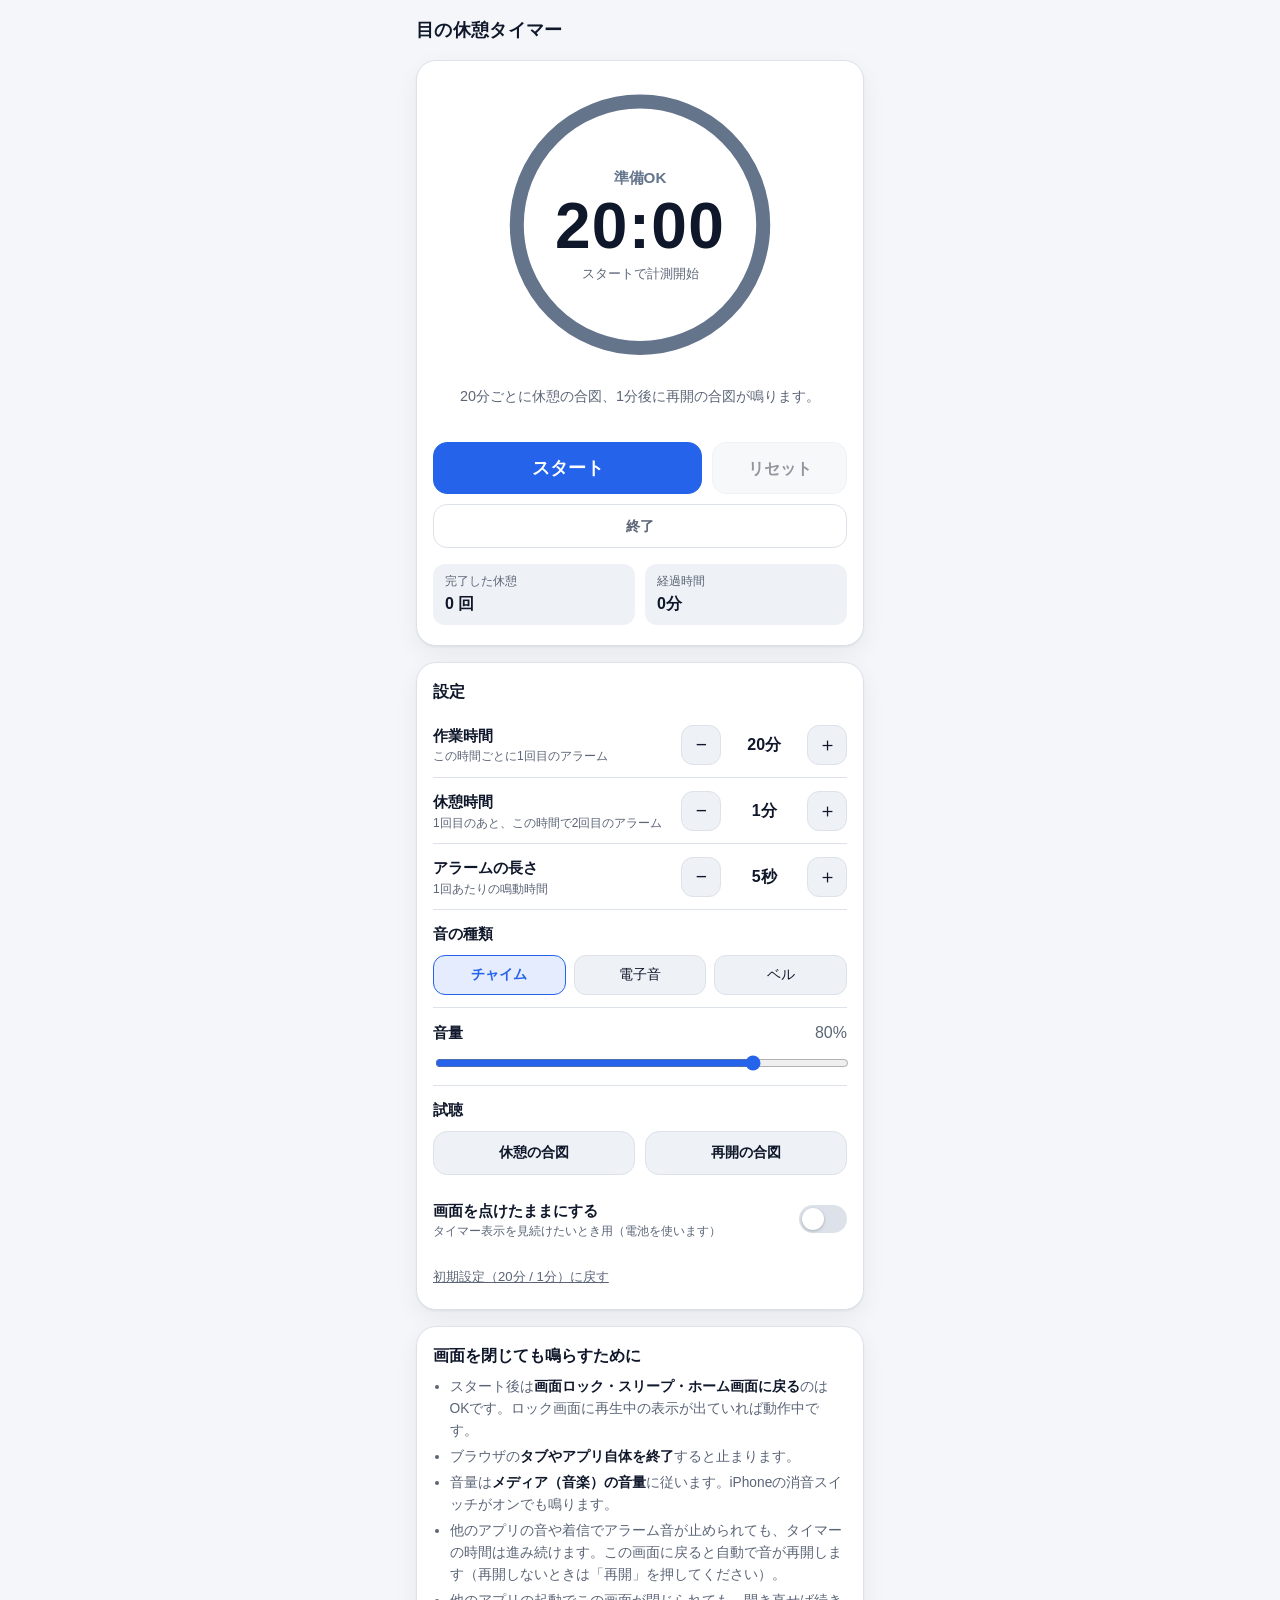
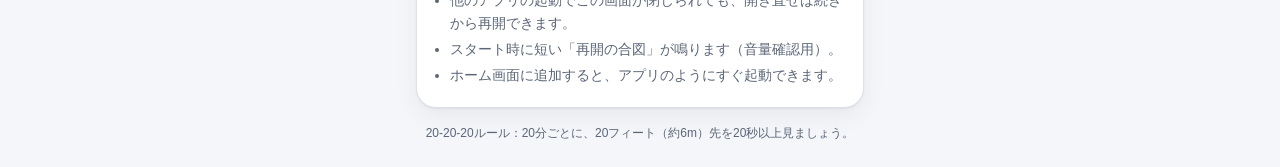
<file: index.html>
<!DOCTYPE html>
<html lang="ja">
<head>
  <meta charset="UTF-8">
  <meta name="viewport" content="width=device-width, initial-scale=1, viewport-fit=cover">
  <title>目の休憩タイマー</title>
  <meta name="description" content="ドライアイ防止のためのパソコン使用タイマー。作業時間ごとにアラーム、休憩終了時にもう一度アラーム。画面を消しても鳴ります。">
  <meta name="theme-color" content="#0f172a">
  <meta name="apple-mobile-web-app-capable" content="yes">
  <meta name="mobile-web-app-capable" content="yes">
  <meta name="apple-mobile-web-app-status-bar-style" content="black-translucent">
  <meta name="apple-mobile-web-app-title" content="目の休憩">
  <link rel="icon" href="icons/icon.svg" type="image/svg+xml">
  <link rel="apple-touch-icon" href="icons/apple-touch-icon.png">
  <link rel="manifest" href="manifest.webmanifest">
  <link rel="stylesheet" href="style.css">
</head>
<body>
  <main class="app">
    <header class="top">
      <h1>目の休憩タイマー</h1>
      <span id="bg-badge" class="badge" hidden>画面オフでも鳴動中</span>
    </header>

    <section class="timer-card" id="timer-card" data-phase="idle">
      <div class="ring-wrap">
        <svg class="ring" viewBox="0 0 200 200" aria-hidden="true">
          <circle class="ring-track" cx="100" cy="100" r="88"></circle>
          <circle class="ring-bar" id="ring-bar" cx="100" cy="100" r="88"></circle>
        </svg>
        <div class="ring-center">
          <div class="phase" id="phase-label">準備OK</div>
          <div class="time" id="time-label">20:00</div>
          <div class="next" id="next-label">スタートで計測開始</div>
        </div>
      </div>

      <p class="message" id="message">20分ごとに休憩アラーム、休憩終了時にもう一度鳴ります。</p>

      <div class="controls">
        <button type="button" class="btn primary" id="btn-start">スタート</button>
        <button type="button" class="btn" id="btn-reset" disabled>リセット</button>
      </div>
      <button type="button" class="btn quit" id="btn-quit">終了</button>

      <dl class="stats">
        <div><dt>完了した休憩</dt><dd id="stat-cycles">0 回</dd></div>
        <div><dt>経過時間</dt><dd id="stat-elapsed">0分</dd></div>
      </dl>
    </section>

    <section class="panel">
      <h2>設定</h2>
      <p class="hint" id="lock-hint" hidden>設定を変更するには、いったんリセットしてください。</p>

      <div class="field">
        <div class="field-label">
          <span>作業時間</span>
          <small>この時間ごとに1回目のアラーム</small>
        </div>
        <div class="stepper" data-key="workMin">
          <button type="button" class="step" data-dir="-1" aria-label="作業時間を減らす">−</button>
          <output id="out-workMin">20分</output>
          <button type="button" class="step" data-dir="1" aria-label="作業時間を増やす">＋</button>
        </div>
      </div>

      <div class="field">
        <div class="field-label">
          <span>休憩時間</span>
          <small>1回目のあと、この時間で2回目のアラーム</small>
        </div>
        <div class="stepper" data-key="breakSec">
          <button type="button" class="step" data-dir="-1" aria-label="休憩時間を減らす">−</button>
          <output id="out-breakSec">1分</output>
          <button type="button" class="step" data-dir="1" aria-label="休憩時間を増やす">＋</button>
        </div>
      </div>

      <div class="field">
        <div class="field-label">
          <span>アラームの長さ</span>
          <small>1回あたりの鳴動時間</small>
        </div>
        <div class="stepper" data-key="alarmSec">
          <button type="button" class="step" data-dir="-1" aria-label="アラームを短くする">−</button>
          <output id="out-alarmSec">5秒</output>
          <button type="button" class="step" data-dir="1" aria-label="アラームを長くする">＋</button>
        </div>
      </div>

      <div class="field column">
        <div class="field-label"><span>音の種類</span></div>
        <div class="chips" id="sound-chips" role="radiogroup" aria-label="音の種類">
          <button type="button" class="chip" role="radio" data-sound="chime">チャイム</button>
          <button type="button" class="chip" role="radio" data-sound="beep">電子音</button>
          <button type="button" class="chip" role="radio" data-sound="bell">ベル</button>
        </div>
      </div>

      <div class="field column">
        <div class="field-label">
          <span>音量</span>
          <output id="out-volume">80%</output>
        </div>
        <input type="range" id="in-volume" min="10" max="100" step="5" value="80" aria-label="音量">
      </div>

      <div class="field column">
        <div class="field-label"><span>試聴</span></div>
        <div class="controls small">
          <button type="button" class="btn" id="btn-test-rest">休憩の合図</button>
          <button type="button" class="btn" id="btn-test-work">再開の合図</button>
        </div>
      </div>

      <label class="field toggle">
        <div class="field-label">
          <span>画面を点けたままにする</span>
          <small>タイマー表示を見続けたいとき用（電池を使います）</small>
        </div>
        <input type="checkbox" id="in-wakelock">
        <span class="switch" aria-hidden="true"></span>
      </label>

      <button type="button" class="link-btn" id="btn-defaults">初期設定（20分 / 1分）に戻す</button>
    </section>

    <section class="panel tips">
      <h2>画面を閉じても鳴らすために</h2>
      <ul>
        <li>スタート後は<strong>画面ロック・スリープ・ホーム画面に戻る</strong>のはOKです。ロック画面に再生中の表示が出ていれば動作中です。</li>
        <li>ブラウザの<strong>タブやアプリ自体を終了</strong>すると止まります。</li>
        <li>音量は<strong>メディア（音楽）の音量</strong>に従います。iPhoneの消音スイッチがオンでも鳴ります。</li>
        <li>他のアプリの音や着信でアラーム音が止められても、タイマーの時間は進み続けます。この画面に戻ると自動で音が再開します（再開しないときは「再開」を押してください）。</li>
        <li>他のアプリの起動でこの画面が閉じられても、開き直せば続きから再開できます。</li>
        <li>スタート時に短い「再開の合図」が鳴ります（音量確認用）。</li>
        <li>ホーム画面に追加すると、アプリのようにすぐ起動できます。</li>
      </ul>
    </section>

    <footer class="foot">20-20-20ルール：20分ごとに、20フィート（約6m）先を20秒以上見ましょう。</footer>
  </main>

  <div class="flash" id="flash" aria-hidden="true"></div>
  <script src="app.js"></script>
</body>
</html>
</file>
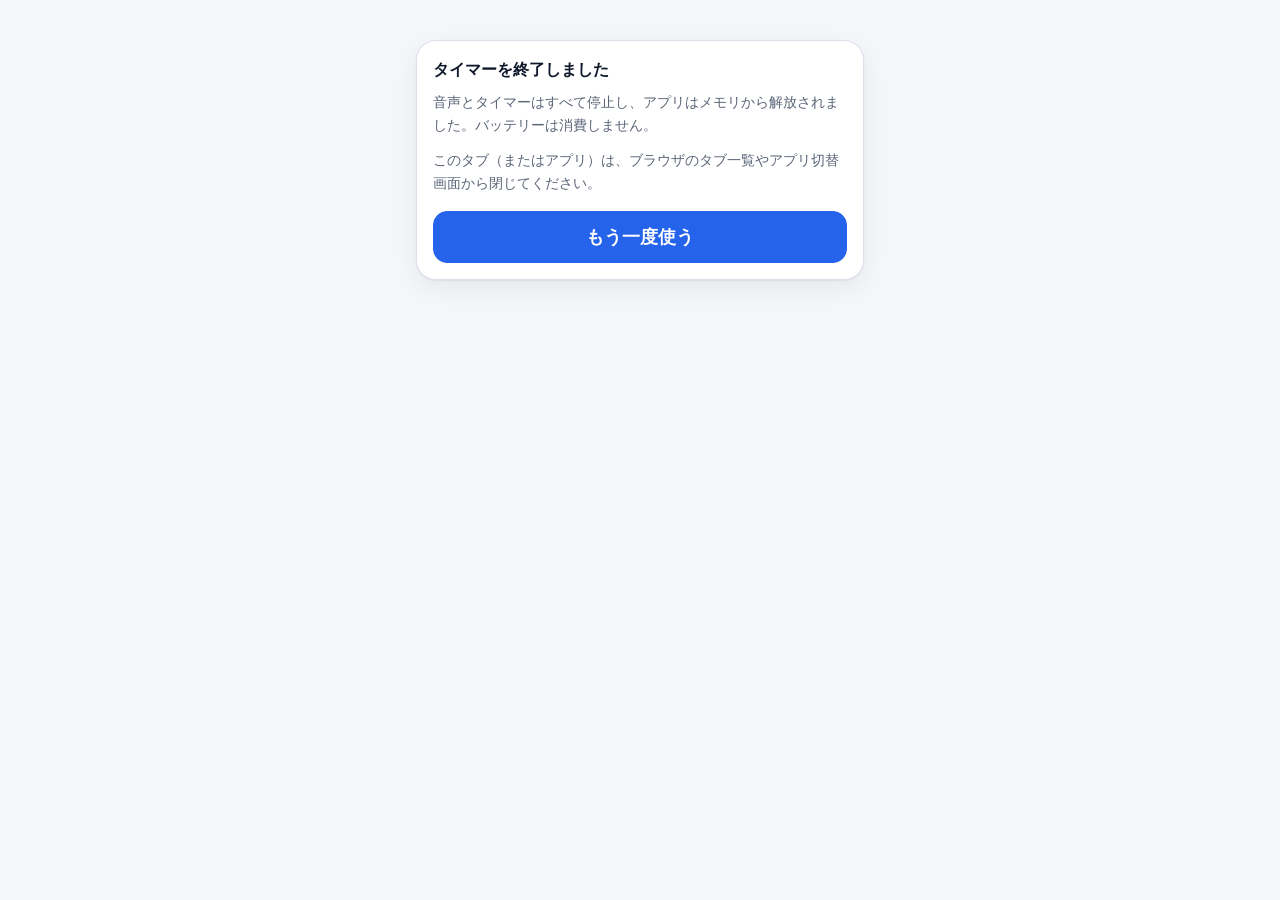
<file: ended.html>
<!DOCTYPE html>
<html lang="ja">
<head>
  <meta charset="UTF-8">
  <meta name="viewport" content="width=device-width, initial-scale=1, viewport-fit=cover">
  <title>終了しました | 目の休憩タイマー</title>
  <meta name="theme-color" content="#0f172a">
  <meta name="robots" content="noindex">
  <link rel="icon" href="icons/icon.svg" type="image/svg+xml">
  <link rel="stylesheet" href="style.css">
</head>
<body>
  <main class="app">
    <section class="panel ended">
      <h2>タイマーを終了しました</h2>
      <p>音声とタイマーはすべて停止し、アプリはメモリから解放されました。バッテリーは消費しません。</p>
      <p>このタブ（またはアプリ）は、ブラウザのタブ一覧やアプリ切替画面から閉じてください。</p>
      <a class="btn primary ended-link" href="./">もう一度使う</a>
    </section>
  </main>
</body>
</html>
</file>
<file: style.css>
:root {
  --bg: #f4f6f9;
  --surface: #ffffff;
  --surface-2: #eef1f5;
  --border: #dde2ea;
  --text: #0f172a;
  --muted: #5b6577;
  --work: #2563eb;
  --work-soft: rgba(37, 99, 235, 0.12);
  --rest: #059669;
  --rest-soft: rgba(5, 150, 105, 0.14);
  --idle: #64748b;
  --warn: #b45309;
  --warn-soft: rgba(217, 119, 6, 0.12);
  --accent: var(--work);
  --accent-soft: var(--work-soft);
  --on-accent: #ffffff;
  --shadow: 0 1px 2px rgba(15, 23, 42, 0.06), 0 8px 24px rgba(15, 23, 42, 0.06);
  color-scheme: light;
}

@media (prefers-color-scheme: dark) {
  :root:not([data-theme="light"]) {
    --bg: #0b1120;
    --surface: #131c2e;
    --surface-2: #1b263b;
    --border: #26324a;
    --text: #e6ebf3;
    --muted: #93a0b5;
    --work: #60a5fa;
    --work-soft: rgba(96, 165, 250, 0.14);
    --rest: #34d399;
    --rest-soft: rgba(52, 211, 153, 0.16);
    --idle: #8190a8;
    --warn: #fbbf24;
    --warn-soft: rgba(251, 191, 36, 0.14);
    --on-accent: #0b1120;
    --shadow: none;
    color-scheme: dark;
  }
}

:root[data-theme="dark"] {
  --bg: #0b1120;
  --surface: #131c2e;
  --surface-2: #1b263b;
  --border: #26324a;
  --text: #e6ebf3;
  --muted: #93a0b5;
  --work: #60a5fa;
  --work-soft: rgba(96, 165, 250, 0.14);
  --rest: #34d399;
  --rest-soft: rgba(52, 211, 153, 0.16);
  --idle: #8190a8;
  --warn: #fbbf24;
  --warn-soft: rgba(251, 191, 36, 0.14);
  --on-accent: #0b1120;
  --shadow: none;
  color-scheme: dark;
}

* { box-sizing: border-box; }

html, body { margin: 0; }

body {
  background: var(--bg);
  color: var(--text);
  font-family: -apple-system, BlinkMacSystemFont, "Hiragino Sans", "Hiragino Kaku Gothic ProN", "Noto Sans JP", "Yu Gothic UI", Meiryo, sans-serif;
  line-height: 1.6;
  -webkit-tap-highlight-color: transparent;
  -webkit-text-size-adjust: 100%;
}

button { font: inherit; color: inherit; }

.app {
  max-width: 480px;
  margin: 0 auto;
  padding: max(16px, env(safe-area-inset-top)) max(16px, env(safe-area-inset-right)) max(24px, env(safe-area-inset-bottom)) max(16px, env(safe-area-inset-left));
  display: flex;
  flex-direction: column;
  gap: 16px;
}

.top {
  display: flex;
  align-items: center;
  justify-content: space-between;
  gap: 8px;
}

.top h1 { font-size: 1.1rem; margin: 0; letter-spacing: 0.02em; }

.badge {
  font-size: 0.72rem;
  padding: 2px 10px;
  border-radius: 999px;
  background: var(--rest-soft);
  color: var(--rest);
  font-weight: 600;
  white-space: nowrap;
}

/* ---------- Timer card ---------- */
.timer-card {
  background: var(--surface);
  border: 1px solid var(--border);
  border-radius: 20px;
  padding: 20px 16px;
  box-shadow: var(--shadow);
  display: flex;
  flex-direction: column;
  align-items: center;
  gap: 16px;
}

.timer-card[data-phase="idle"] { --accent: var(--idle); --accent-soft: var(--surface-2); }
.timer-card[data-phase="work"] { --accent: var(--work); --accent-soft: var(--work-soft); }
.timer-card[data-phase="rest"] { --accent: var(--rest); --accent-soft: var(--rest-soft); }

.ring-wrap {
  position: relative;
  width: min(72vw, 280px);
  aspect-ratio: 1;
}

.ring { width: 100%; height: 100%; transform: rotate(-90deg); }

.ring-track {
  fill: none;
  stroke: var(--accent-soft);
  stroke-width: 10;
}

.ring-bar {
  fill: none;
  stroke: var(--accent);
  stroke-width: 10;
  stroke-linecap: round;
  stroke-dasharray: 552.92;
  stroke-dashoffset: 0;
  transition: stroke 0.3s;
}

.ring-center {
  position: absolute;
  inset: 0;
  display: flex;
  flex-direction: column;
  align-items: center;
  justify-content: center;
  text-align: center;
  padding: 0 24px;
}

.phase {
  font-size: 0.95rem;
  font-weight: 700;
  color: var(--accent);
}

.time {
  font-size: clamp(2.8rem, 15vw, 4rem);
  font-weight: 700;
  font-variant-numeric: tabular-nums;
  letter-spacing: 0.02em;
  line-height: 1.15;
}

.next { font-size: 0.8rem; color: var(--muted); }

.message {
  margin: 0;
  text-align: center;
  font-size: 0.9rem;
  color: var(--muted);
  min-height: 2.9em;
}

.timer-card[data-phase="rest"] .message { color: var(--rest); font-weight: 600; }

.timer-card.silenced .message {
  color: var(--warn);
  background: var(--warn-soft);
  font-weight: 600;
  padding: 8px 12px;
  border-radius: 12px;
}

.controls {
  display: grid;
  grid-template-columns: 2fr 1fr;
  gap: 10px;
  width: 100%;
}

.controls.small { grid-template-columns: 1fr 1fr; }

.btn {
  min-height: 52px;
  border-radius: 14px;
  border: 1px solid var(--border);
  background: var(--surface-2);
  font-size: 1rem;
  font-weight: 600;
  cursor: pointer;
  touch-action: manipulation;
}

.controls.small .btn { min-height: 44px; font-size: 0.9rem; }

.btn.primary {
  background: var(--accent);
  border-color: var(--accent);
  color: var(--on-accent);
  font-size: 1.1rem;
}

.timer-card[data-phase="idle"] .btn.primary { background: var(--work); border-color: var(--work); }

.btn.quit {
  width: 100%;
  min-height: 44px;
  margin-top: -6px;
  background: transparent;
  color: var(--muted);
  font-size: 0.9rem;
}

.btn:disabled { opacity: 0.45; cursor: default; }
.btn:not(:disabled):active { transform: scale(0.98); }

.stats {
  display: grid;
  grid-template-columns: 1fr 1fr;
  gap: 10px;
  width: 100%;
  margin: 0;
}

.stats div {
  background: var(--surface-2);
  border-radius: 12px;
  padding: 8px 12px;
}

.stats dt { font-size: 0.72rem; color: var(--muted); }
.stats dd { margin: 0; font-weight: 700; font-variant-numeric: tabular-nums; }

/* ---------- Panels ---------- */
.panel {
  background: var(--surface);
  border: 1px solid var(--border);
  border-radius: 20px;
  padding: 16px;
  box-shadow: var(--shadow);
}

.panel h2 { font-size: 1rem; margin: 0 0 8px; }

.hint {
  margin: 0 0 8px;
  font-size: 0.82rem;
  color: var(--work);
  background: var(--work-soft);
  padding: 6px 10px;
  border-radius: 10px;
}

.field {
  display: flex;
  align-items: center;
  justify-content: space-between;
  gap: 12px;
  padding: 12px 0;
  border-top: 1px solid var(--border);
}

.field:first-of-type { border-top: none; }
.field.column { flex-direction: column; align-items: stretch; gap: 8px; }

.field-label {
  display: flex;
  flex-direction: column;
  min-width: 0;
}

.field.column .field-label { flex-direction: row; justify-content: space-between; align-items: baseline; }

.field-label span { font-weight: 600; font-size: 0.95rem; }
.field-label small { color: var(--muted); font-size: 0.75rem; line-height: 1.4; }
.field-label output { font-variant-numeric: tabular-nums; color: var(--muted); }

.stepper {
  display: flex;
  align-items: center;
  gap: 6px;
  flex-shrink: 0;
}

.stepper output {
  min-width: 4.6em;
  text-align: center;
  font-weight: 700;
  font-variant-numeric: tabular-nums;
}

.step {
  width: 40px;
  height: 40px;
  border-radius: 12px;
  border: 1px solid var(--border);
  background: var(--surface-2);
  font-size: 1.2rem;
  line-height: 1;
  cursor: pointer;
  touch-action: manipulation;
  user-select: none;
  -webkit-user-select: none;
}

.step:disabled { opacity: 0.4; cursor: default; }

.chips { display: grid; grid-template-columns: repeat(3, 1fr); gap: 8px; }

.chip {
  min-height: 40px;
  border-radius: 12px;
  border: 1px solid var(--border);
  background: var(--surface-2);
  font-size: 0.9rem;
  cursor: pointer;
}

.chip[aria-checked="true"] {
  background: var(--work-soft);
  border-color: var(--work);
  color: var(--work);
  font-weight: 700;
}

.chip:disabled { opacity: 0.5; cursor: default; }

input[type="range"] { width: 100%; accent-color: var(--work); }

.toggle { cursor: pointer; }
.toggle input { position: absolute; opacity: 0; pointer-events: none; }

.switch {
  flex-shrink: 0;
  width: 48px;
  height: 28px;
  border-radius: 999px;
  background: var(--border);
  position: relative;
  transition: background 0.2s;
}

.switch::after {
  content: "";
  position: absolute;
  top: 3px;
  left: 3px;
  width: 22px;
  height: 22px;
  border-radius: 50%;
  background: #fff;
  box-shadow: 0 1px 3px rgba(0, 0, 0, 0.25);
  transition: transform 0.2s;
}

.toggle input:checked + .switch { background: var(--work); }
.toggle input:checked + .switch::after { transform: translateX(20px); }
.toggle input:focus-visible + .switch { outline: 2px solid var(--work); outline-offset: 2px; }

.link-btn {
  margin-top: 8px;
  background: none;
  border: none;
  padding: 6px 0;
  color: var(--muted);
  font-size: 0.82rem;
  text-decoration: underline;
  cursor: pointer;
}

.link-btn:disabled { opacity: 0.5; }

.tips ul { margin: 0; padding-left: 1.2em; font-size: 0.86rem; color: var(--muted); }
.tips li { margin: 4px 0; }
.tips strong { color: var(--text); }

.ended { margin-top: 24px; }
.ended p { margin: 0 0 12px; font-size: 0.9rem; color: var(--muted); }

.ended-link {
  display: flex;
  align-items: center;
  justify-content: center;
  margin-top: 16px;
  background: var(--work);
  border-color: var(--work);
  color: var(--on-accent);
  text-decoration: none;
}

.foot {text-align: center; font-size: 0.75rem; color: var(--muted); padding: 0 8px; }

/* ---------- Alarm flash ---------- */
.flash {
  position: fixed;
  inset: 0;
  pointer-events: none;
  background: var(--rest);
  opacity: 0;
}

.flash.on { animation: flash 1.6s ease-out; }
.flash.work { background: var(--work); }

@keyframes flash {
  0%, 30%, 60% { opacity: 0.35; }
  15%, 45%, 100% { opacity: 0; }
}

@media (prefers-reduced-motion: reduce) {
  .ring-bar { transition: none; }
  .flash.on { animation-duration: 0.01s; }
}
</file>
